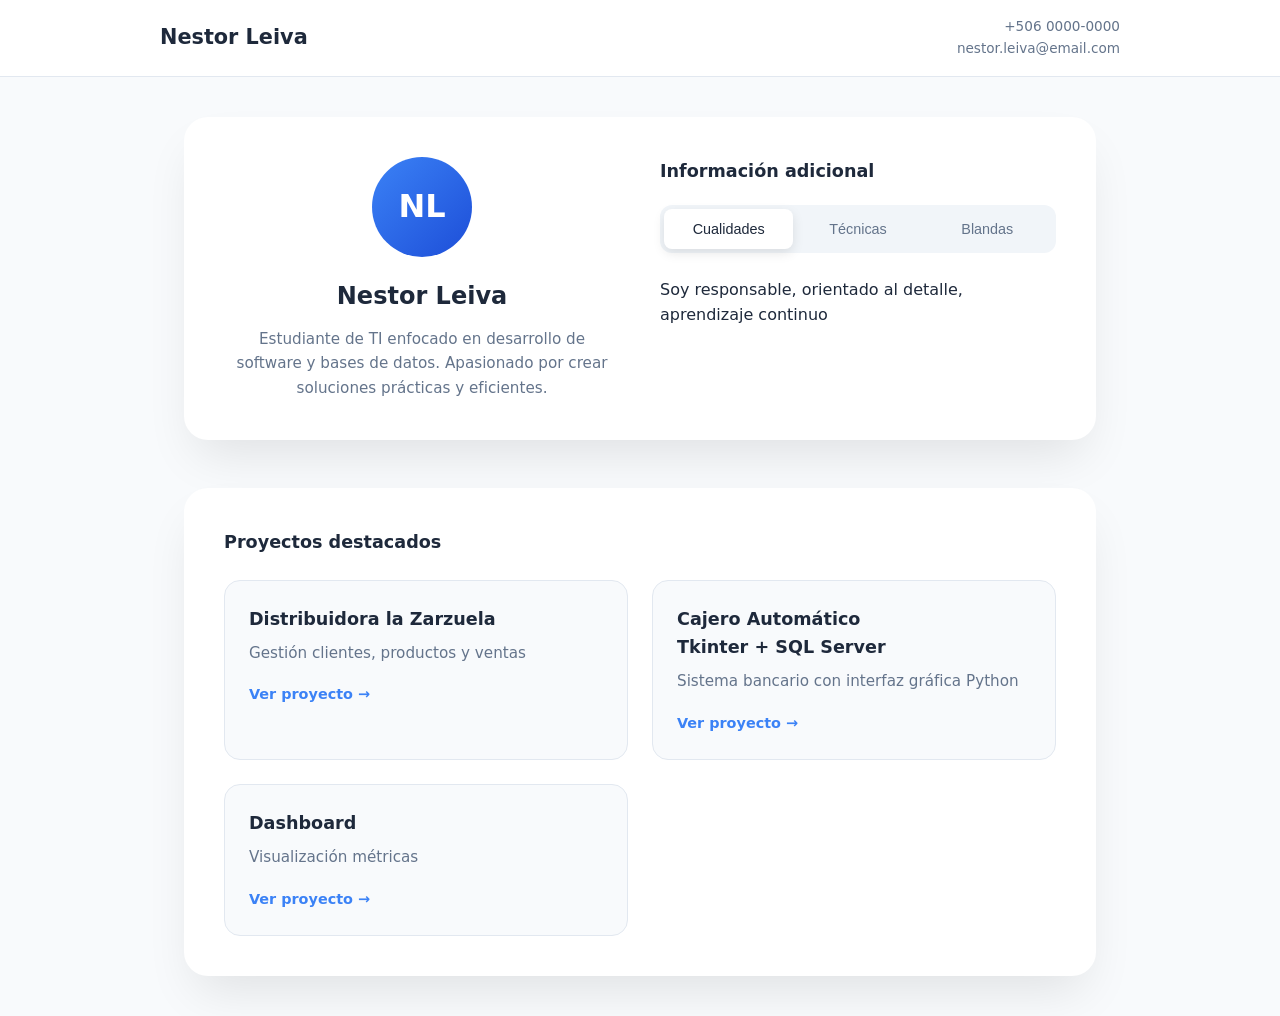
<file: index.html>
<!DOCTYPE html>
<html lang="es">

<!-- HEAD -->

<head>
    <meta charset="UTF-8"> <!-- Codificación UTF-8 -->
    <meta name="viewport" content="width=device-width, initial-scale=1.0"> <!-- Responsive -->
    <title>Nestor Leiva - Portafolio</title>
    <link rel="stylesheet" href="estilos.css"> <!-- Estilos CSS -->
</head>

<!-- BODY -->

<body>
    <!-- HEADER FIJO -->
    <header class="header">
        <div class="header-content">
            <h1>Nestor Leiva</h1> <!-- Nombre principal -->

            <!-- CONTACTO -->
            <div class="contact-info">
                <p>+506 0000-0000</p> <!-- Teléfono -->
                <p>nestor.leiva@email.com</p> <!-- Email -->
            </div>
        </div>
    </header>

    <!-- MAIN -->
    <main class="main-wrapper">

        <!-- CARD PERFIL -->
        <div class="card">

            <!-- AVATAR IZQUIERDO -->
            <div class="profile-section">
                <div class="avatar">NL</div> <!-- Iniciales perfil -->
                <h2 class="name">Nestor Leiva</h2> <!-- Nombre completo -->

                <!-- BIO -->
                <p class="bio">
                    Estudiante de TI enfocado en desarrollo de software y bases de datos.
                    Apasionado por crear soluciones prácticas y eficientes.
                </p>
            </div>

            <!-- HABILIDADES DERECHA -->
            <div class="content-section">
                <div class="section-title">Información adicional</div>

                <!-- BOTONES TABS -->
                <div class="tabs">
                    <button class="tab-btn active" data-section="cualidades">Cualidades</button>
                    <button class="tab-btn" data-section="tecnicas">Técnicas</button>
                    <button class="tab-btn" data-section="blandas">Blandas</button>
                </div>

                <!-- TAB 1 - CUALIDADES -->
                <div id="cualidades" class="tab-content active">
                    <p>Soy responsable, orientado al detalle, aprendizaje continuo</p>
                </div>

                <!-- TAB 2 - TÉCNICAS -->
                <div id="tecnicas" class="tab-content">
                    <ul class="skills-list">
                        <li><strong>Lenguajes:</strong> Java, Python, C#, JavaScript</li>
                        <li><strong>Bases de datos:</strong> MySQL, SQL Server</li>
                        <li><strong>Herramientas:</strong> Visual Studio, VS Code, Git</li>
                        <li><strong>Web:</strong> HTML, CSS, JavaScript básico</li>
                    </ul>
                </div>

                <!-- TAB 3 - BLANDAS -->
                <div id="blandas" class="tab-content">
                    <ul class="skills-list">
                        <li>Trabajo en equipo</li>
                        <li>Comunicación clara</li>
                        <li>Gestión del tiempo</li>
                        <li>Resolución problemas</li>
                    </ul>
                </div>
            </div>
        </div>

        <!-- PROYECTOS -->
        <div class="projects-section">
            <div class="section-title">Proyectos destacados</div>

            <!-- GRID 3 PROYECTOS -->
            <div class="projects-grid">

                <!-- PROYECTO 1 -->
                <div class="project-card">
                    <h3>Distribuidora la Zarzuela</h3>
                    <p>Gestión clientes, productos y ventas</p>
                    <a href="proyecto1.html" class="project-link">Ver proyecto →</a>
                </div>

                <!-- PROYECTO 2 -->
                <div class="project-card">
                    <h3>Cajero Automático<br>Tkinter + SQL Server</h3>
                    <p>Sistema bancario con interfaz gráfica Python</p>
                    <a href="proyecto2.html" class="project-link">Ver proyecto →</a>
                </div>

                <!-- PROYECTO 3 -->
                <div class="project-card">
                    <h3>Dashboard</h3>
                    <p>Visualización métricas</p>
                    <a href="proyecto3.html" class="project-link">Ver proyecto →</a>
                </div>

            </div>
        </div>
    </main>

    <!-- JAVASCRIPT -->
    <script src="script.js"></script>
</body>

</html>
</file>
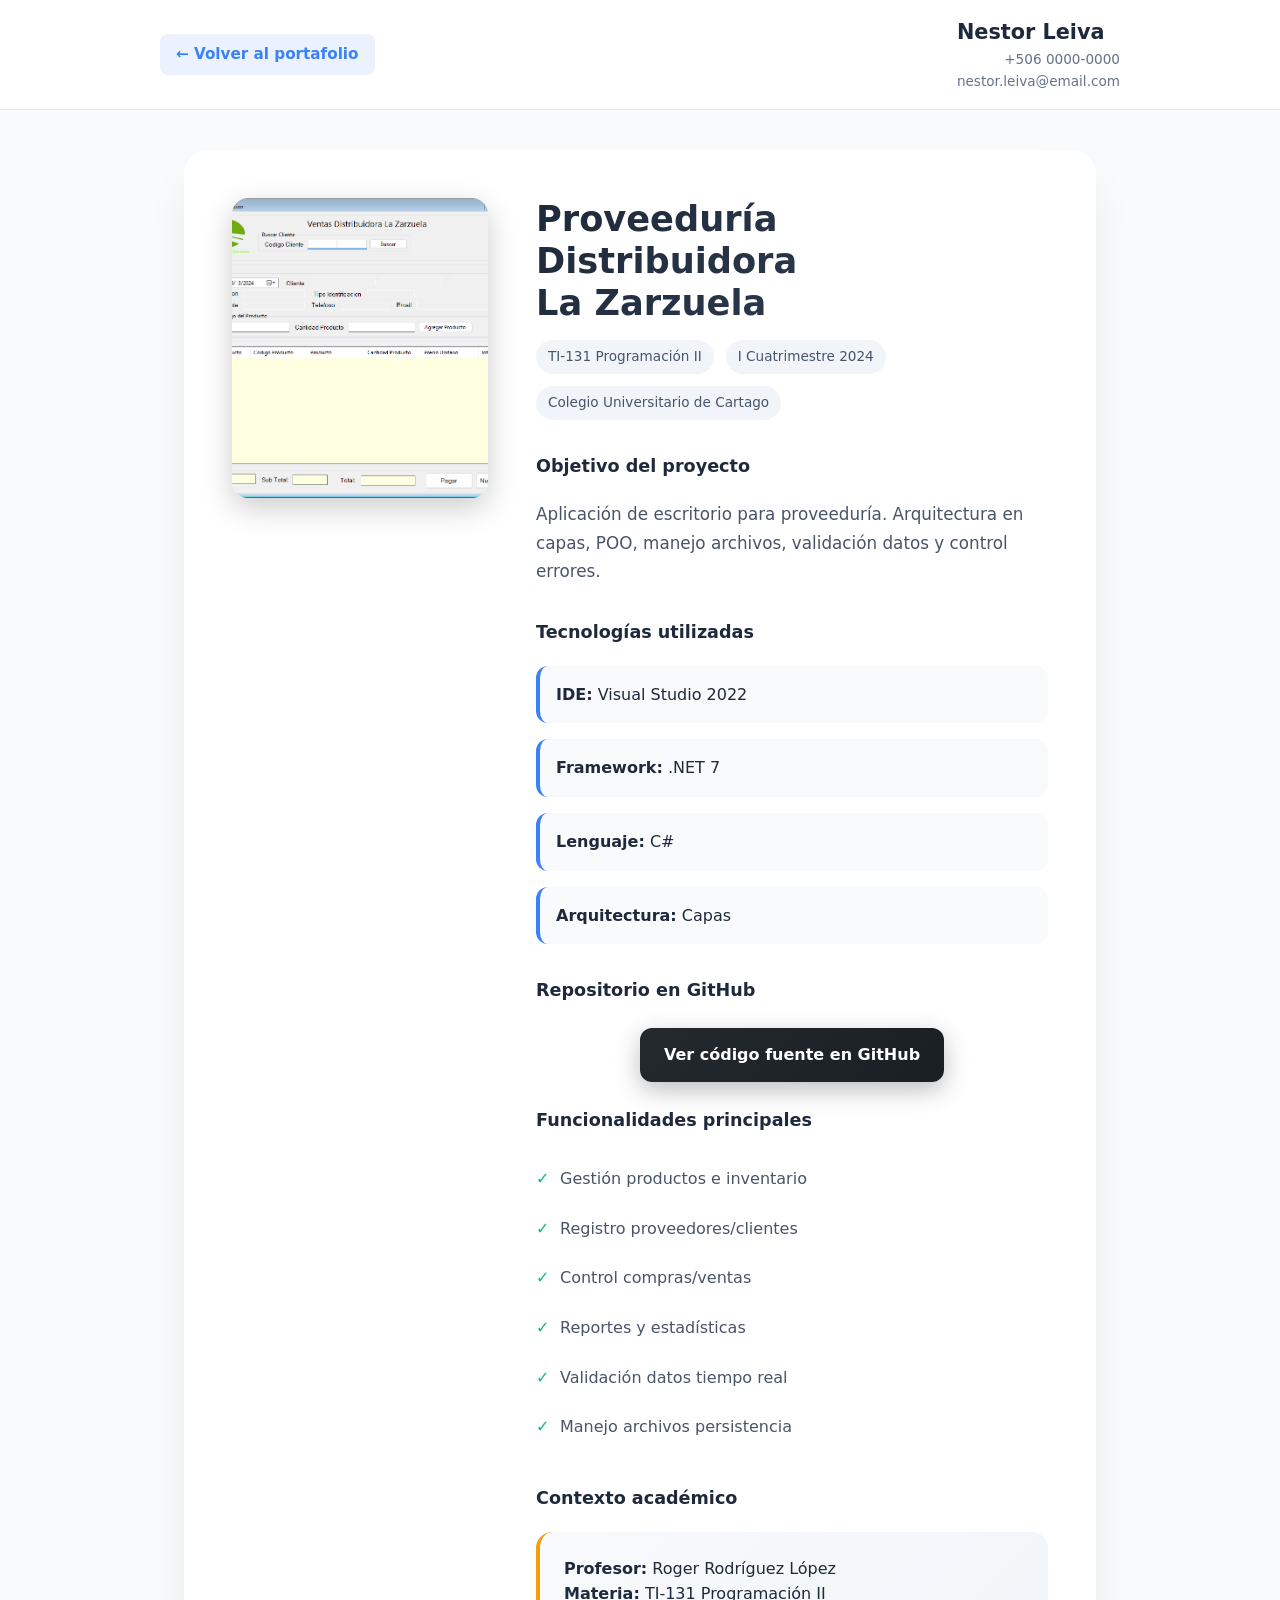
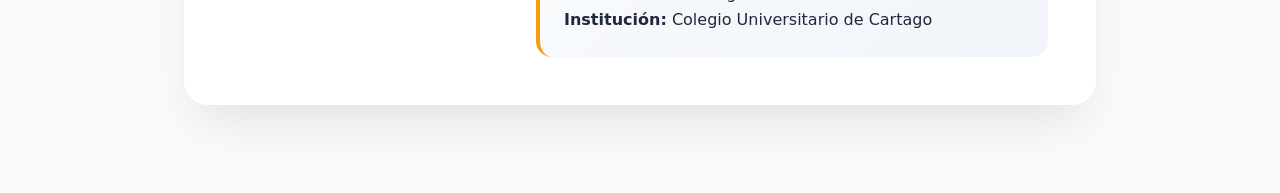
<file: proyecto1.html>
<!DOCTYPE html>
<html lang="es">

<!-- HEAD -->

<head>
    <meta charset="UTF-8"> <!-- Codificación caracteres -->
    <meta name="viewport" content="width=device-width, initial-scale=1.0"> <!-- Mobile responsive -->
    <title>Proveeduría La Zarzuela - Nestor Leiva</title>
    <link rel="stylesheet" href="estilos.css"> <!-- Estilos externos -->
</head>

<!-- BODY -->

<body>
    <!-- HEADER -->
    <header class="header">
        <div class="header-content">
            <!-- BOTÓN VOLVER -->
            <div class="header-nav">
                <a href="index.html" class="back-btn">← Volver al portafolio</a>
            </div>

            <!-- INFO PERSONAL -->
            <div>
                <h1>Nestor Leiva</h1> <!-- Nombre principal -->
                <div class="contact-info"> <!-- Contacto -->
                    <p>+506 0000-0000</p> <!-- Teléfono -->
                    <p>nestor.leiva@email.com</p> <!-- Email -->
                </div>
            </div>
        </div>
    </header>

    <!-- MAIN -->
    <main class="main-wrapper">
        <!-- CARD PROYECTO -->
        <div class="project-detail-card">

            <!-- IMAGEN PRINCIPAL -->
            <div class="project-image-section">
                <div class="project-image-placeholder">
                    <img src="zarzuela-captura.png" alt="Proveeduría La Zarzuela" class="project-image">
                </div>
            </div>

            <!-- CONTENIDO -->
            <div class="project-details">

                <!-- TÍTULO -->
                <h1 class="project-title">Proveeduría Distribuidora<br>La Zarzuela</h1>

                <!-- META INFO -->
                <div class="project-meta">
                    <span class="meta-item">TI-131 Programación II</span> <!-- Materia -->
                    <span class="meta-item">I Cuatrimestre 2024</span> <!-- Periodo -->
                    <span class="meta-item">Colegio Universitario de Cartago</span> <!-- Institución -->
                </div>

                <!-- OBJETIVO -->
                <div class="section-title">Objetivo del proyecto</div>
                <p class="project-description">
                    Aplicación de escritorio para proveeduría. Arquitectura en capas, POO,
                    manejo archivos, validación datos y control errores.
                </p>

                <!-- TECNOLOGÍAS -->
                <div class="section-title">Tecnologías utilizadas</div>
                <div class="tech-stack">
                    <div class="tech-item"><strong>IDE:</strong> Visual Studio 2022</div>
                    <div class="tech-item"><strong>Framework:</strong> .NET 7</div>
                    <div class="tech-item"><strong>Lenguaje:</strong> C#</div>
                    <div class="tech-item"><strong>Arquitectura:</strong> Capas</div>
                </div>

                <!-- GITHUB -->
                <div class="section-title">Repositorio en GitHub</div>
                <div class="github-link">
                    <a href="https://github.com/NestorLeiva/ProyectoProveeduriaDistribuidoraLaZarzuela" target="_blank"
                        class="github-btn"> Ver código fuente en GitHub </a>
                </div>

                <!-- FUNCIONALIDADES -->
                <div class="section-title">Funcionalidades principales</div>
                <ul class="features-list">
                    <li>Gestión productos e inventario</li>
                    <li>Registro proveedores/clientes</li>
                    <li>Control compras/ventas</li>
                    <li>Reportes y estadísticas</li>
                    <li>Validación datos tiempo real</li>
                    <li>Manejo archivos persistencia</li>
                </ul>

                <!-- ACADÉMICO -->
                <div class="section-title">Contexto académico</div>
                <div class="academic-info">
                    <p>
                        <strong>Profesor:</strong> Roger Rodríguez López<br>
                        <strong>Materia:</strong> TI-131 Programación II<br>
                        <strong>Institución:</strong> Colegio Universitario de Cartago
                    </p>
                </div>

            </div>
        </div>
    </main>

    <!-- JAVASCRIPT -->
    <script src="script.js"></script>
</body>

</html>
</file>
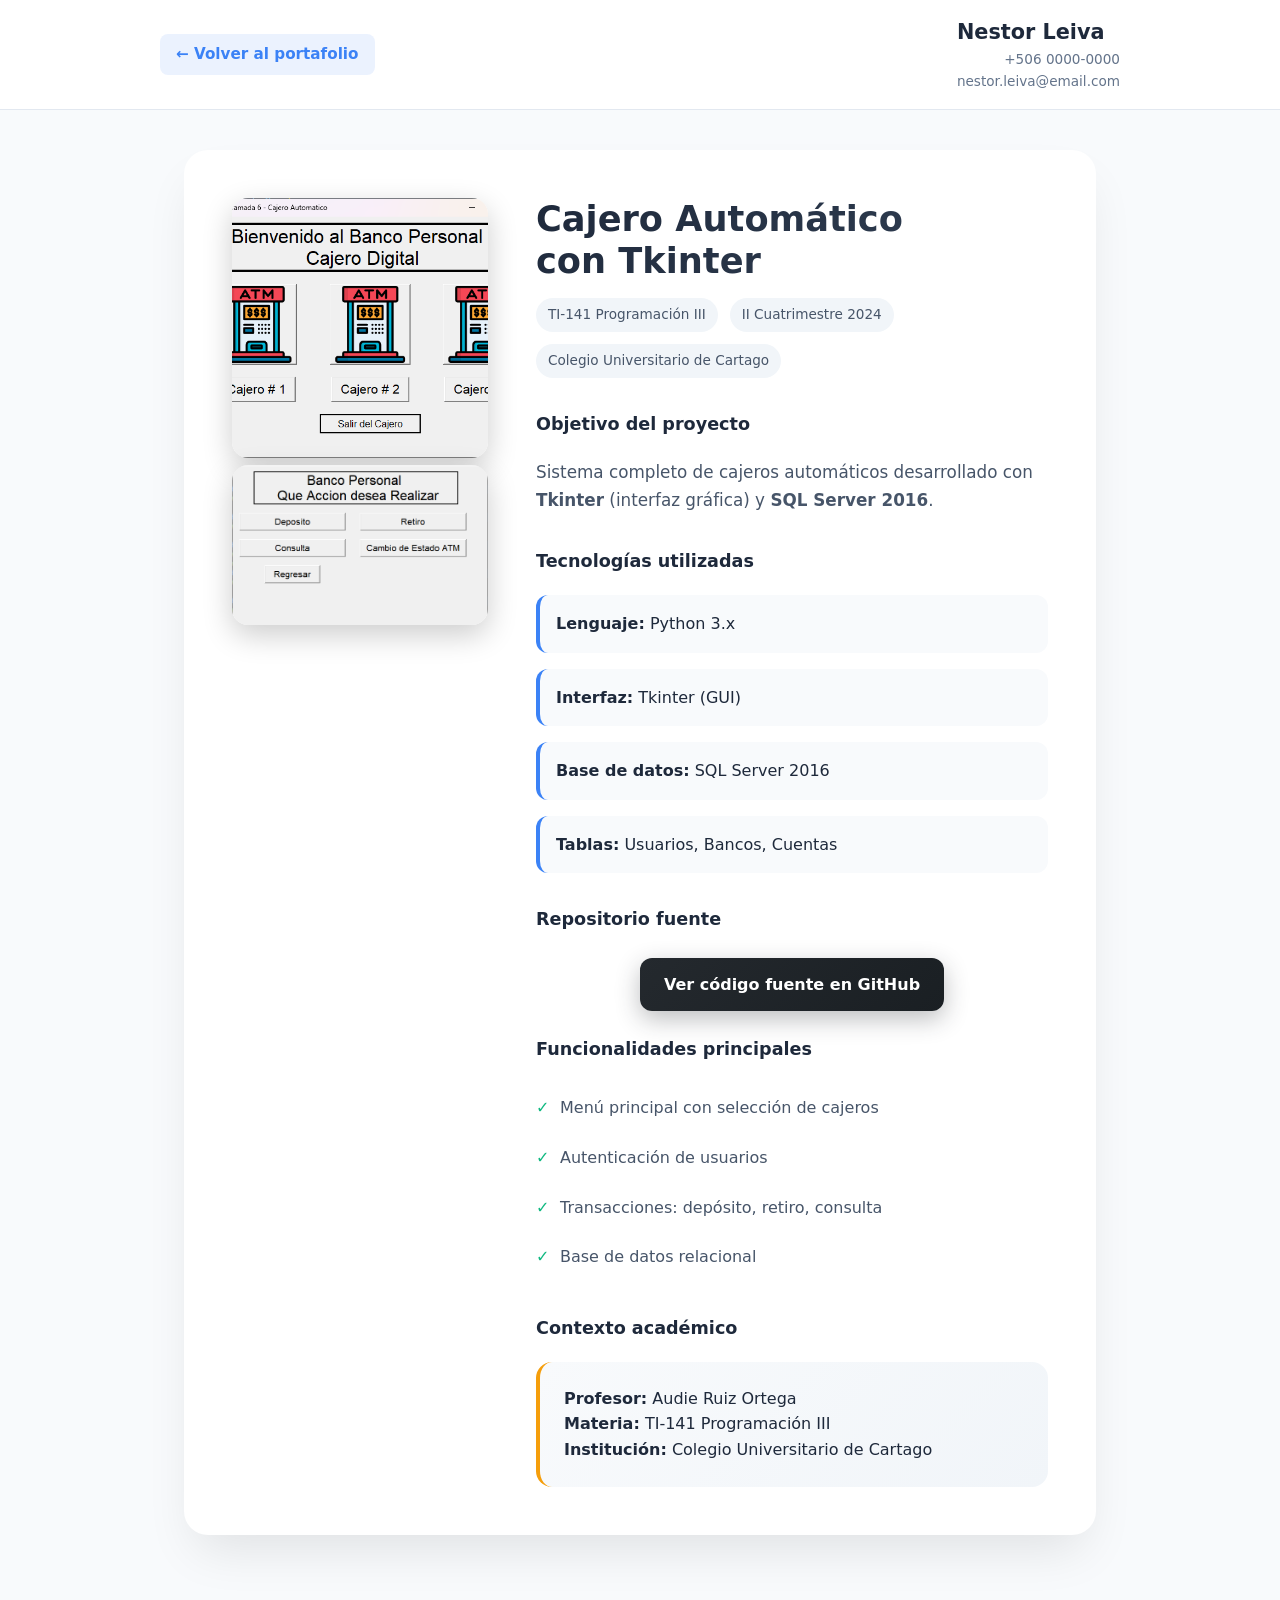
<file: proyecto2.html>
<!DOCTYPE html>
<html lang="es">

<!-- HEAD -->

<head>
    <meta charset="UTF-8"> <!-- Codificación UTF-8 -->
    <meta name="viewport" content="width=device-width, initial-scale=1.0"> <!-- Responsive -->
    <title>Cajero Automático Tkinter - Nestor Leiva</title>
    <link rel="stylesheet" href="estilos.css"> <!-- CSS Externo -->
</head>

<!-- BODY -->

<body>
    <!-- HEADER -->
    <header class="header">
        <div class="header-content">
            <!-- BOTÓN VOLVER -->
            <div class="header-nav">
                <a href="index.html" class="back-btn">← Volver al portafolio</a>
            </div>

            <!-- NOMBRE + CONTACTO -->
            <div>
                <h1>Nestor Leiva</h1>
                <div class="contact-info">
                    <p>+506 0000-0000</p> <!-- Teléfono -->
                    <p>nestor.leiva@email.com</p> <!-- Email -->
                </div>
            </div>
        </div>
    </header>

    <!-- MAIN -->
    <main class="main-wrapper">
        <!-- CARD PROYECTO -->
        <div class="project-detail-card">

            <!-- IMÁGENES -->
            <div class="project-image-section">
                <div class="images-gallery">

                    <!-- IMAGEN 1 -->
                    <div class="gallery-item">
                        <img src="cajero-menu.png" alt="Menú principal cajeros" class="gallery-image">
                    </div>

                    <!-- IMAGEN 2 -->
                    <div class="gallery-item">
                        <img src="cajero-transaccion.png" alt="Operación cajero" class="gallery-image">
                    </div>

                </div>
            </div>

            <!-- DETALLES -->
            <div class="project-details">

                <!-- TÍTULO -->
                <h1 class="project-title">Cajero Automático<br>con Tkinter</h1>

                <!-- META -->
                <div class="project-meta">
                    <span class="meta-item">TI-141 Programación III</span>
                    <span class="meta-item">II Cuatrimestre 2024</span>
                    <span class="meta-item">Colegio Universitario de Cartago</span>
                </div>

                <!-- OBJETIVO -->
                <div class="section-title">Objetivo del proyecto</div>
                <p class="project-description">
                    Sistema completo de cajeros automáticos desarrollado con <strong>Tkinter</strong>
                    (interfaz gráfica) y <strong>SQL Server 2016</strong>.
                </p>

                <!-- TECNOLOGÍAS -->
                <div class="section-title">Tecnologías utilizadas</div>
                <div class="tech-stack">
                    <div class="tech-item"><strong>Lenguaje:</strong> Python 3.x</div>
                    <div class="tech-item"><strong>Interfaz:</strong> Tkinter (GUI)</div>
                    <div class="tech-item"><strong>Base de datos:</strong> SQL Server 2016</div>
                    <div class="tech-item"><strong>Tablas:</strong> Usuarios, Bancos, Cuentas</div>
                </div>

                <!-- GITHUB -->
                <div class="section-title">Repositorio fuente</div>
                <div class="github-link">
                    <a href="https://github.com/NestorLeiva/TareasPython" target="_blank" class="github-btn"> Ver código fuente en GitHub
                    </a>
                </div>

                <!-- FEATURES -->
                <div class="section-title">Funcionalidades principales</div>
                <ul class="features-list">
                    <li>Menú principal con selección de cajeros</li>
                    <li>Autenticación de usuarios</li>
                    <li>Transacciones: depósito, retiro, consulta</li>
                    <li>Base de datos relacional</li>
                </ul>

                <!-- ACADÉMICO -->
                <div class="section-title">Contexto académico</div>
                <div class="academic-info">
                    <p>
                        <strong>Profesor:</strong> Audie Ruiz Ortega<br>
                        <strong>Materia:</strong> TI-141 Programación III<br>
                        <strong>Institución:</strong> Colegio Universitario de Cartago
                    </p>
                </div>

            </div>
        </div>
    </main>

    <!-- SCRIPT -->
    <script src="script.js"></script>
</body>

</html>
</file>
<file: estilos.css>
/* RESET */
* {
  margin: 0;           /* Márgenes cero */
  padding: 0;          /* Padding cero */
  box-sizing: border-box; /* Incluye border/padding */
}

/* BODY */
body {
  font-family: system-ui, sans-serif; /* Fuente moderna */
  background: #f8fafc;  /* Fondo gris claro */
  color: #1e293b;       /* Texto gris oscuro */
  line-height: 1.6;     /* Espaciado líneas */
}

/* HEADER */
.header {
  position: sticky;     /* Fijo arriba scroll */
  top: 0;
  z-index: 100;         /* Siempre visible */
  background: rgba(255,255,255,0.95); /* Blanco transparente */
  backdrop-filter: blur(20px); /* Efecto cristal */
  border-bottom: 1px solid #e2e8f0; /* Borde sutil */
  padding: 16px 24px;   /* Espaciado interno */
}

/* HEADER CONTENT */
.header-content {
  max-width: 960px;     /* Ancho máximo */
  margin: 0 auto;       /* Centrado */
  display: flex;        /* Flex horizontal */
  justify-content: space-between; /* Espaciado extremos */
  align-items: center;  /* Vertical centrado */
}

/* TÍTULO HEADER */
.header h1 {
  font-size: 1.3rem;    /* Tamaño título */
  font-weight: 700;     /* Negrita */
  color: #1e293b;       /* Color principal */
}

/* CONTACTO */
.contact-info p {
  font-size: 0.85rem;   /* Texto pequeño */
  color: #64748b;       /* Gris claro */
  margin: 0;            /* Sin margen */
  text-align: right;    /* Alineado derecha */
}

/* MAIN */
.main-wrapper {
  max-width: 960px;     /* Ancho máximo */
  margin: 0 auto;       /* Centrado */
  padding: 40px 24px;   /* Espaciado generoso */
}

/* CARD PRINCIPAL */
.card {
  background: #ffffff;  /* Fondo blanco */
  border-radius: 24px;  /* Esquinas redondeadas */
  padding: 40px;        /* Espacio interno */
  box-shadow: 0 25px 50px -12px rgba(0,0,0,0.1); /* Sombra suave */
  display: grid;        /* Layout grid */
  grid-template-columns: 1fr 1fr; /* 2 columnas */
  gap: 40px;            /* Espacio columnas */
  margin-bottom: 48px;  /* Separación abajo */
}

/* PERFIL */
.profile-section {
  text-align: center;   /* Centrado */
}

/* AVATAR */
.avatar {
  width: 100px;         /* Tamaño fijo */
  height: 100px;
  border-radius: 50%;   /* Círculo */
  background: linear-gradient(135deg, #3b82f6, #1d4ed8); /* Gradiente */
  color: white;
  display: flex;
  align-items: center;
  justify-content: center;
  font-size: 2rem;      /* Letra grande */
  font-weight: 700;
  margin: 0 auto 20px;  /* Centrado + margen abajo */
}

/* NOMBRE */
.name {
  font-size: 1.5rem;    /* Tamaño grande */
  font-weight: 700;     /* Negrita */
  margin-bottom: 12px;  /* Espacio abajo */
  color: #1e293b;
}

/* BIO */
.bio {
  color: #64748b;       /* Gris claro */
  font-size: 0.95rem;   /* Tamaño mediano */
}

/* TÍTULOS SECCIONES */
.section-title {
  font-size: 1.1rem;    /* Tamaño título */
  font-weight: 700;     /* Negrita */
  margin-bottom: 20px;  /* Espacio abajo */
  color: #1e293b;
}

/* TABS */
.tabs {
  display: flex;        /* Horizontal */
  background: #f1f5f9;  /* Gris claro */
  border-radius: 12px;  /* Redondeado */
  padding: 4px;         /* Separador interno */
  margin-bottom: 24px;  /* Espacio abajo */
}

/* BOTONES TABS */
.tab-btn {
  flex: 1;              /* Mismo ancho */
  border: none;
  background: transparent;
  padding: 12px 8px;    /* Espaciado */
  border-radius: 8px;
  font-size: 0.9rem;
  cursor: pointer;      /* Mano click */
  color: #64748b;       /* Gris */
  font-weight: 500;
  transition: all 0.2s; /* Animación suave */
}

/* TAB ACTIVO */
.tab-btn.active,
.tab-btn:hover {
  background: #ffffff;  /* Blanco activo */
  color: #1e293b;
  box-shadow: 0 4px 12px rgba(0,0,0,0.1); /* Sombra */
}

/* CONTENIDO TAB */
.tab-content {
  display: none;        /* Oculto por defecto */
}

.tab-content.active {
  display: block;       /* Visible */
}

/* LISTA HABILIDADES */
.skills-list {
  list-style: none;     /* Sin bullets */
}

.skills-list li {
  padding: 8px 0;       /* Espaciado vertical */
  color: #475569;
}

.skills-list li strong {
  color: #1e293b;       /* Negrita coloreada */
}

/* SECCIÓN PROYECTOS */
.projects-section {
  background: #ffffff;
  border-radius: 24px;
  padding: 40px;
  box-shadow: 0 25px 50px -12px rgba(0,0,0,0.1);
}

/* GRID PROYECTOS */
.projects-grid {
  display: grid;
  grid-template-columns: repeat(auto-fit, minmax(280px, 1fr)); /* Responsive */
  gap: 24px;
  margin-top: 24px;
}

/* TARJETAS PROYECTOS */
.project-card {
  padding: 24px;
  border-radius: 16px;
  background: #f8fafc;  /* Gris claro */
  border: 1px solid #e2e8f0;
  transition: all 0.2s; /* Hover suave */
}

.project-card:hover {
  transform: translateY(-4px); /* Elevación */
  box-shadow: 0 20px 40px rgba(0,0,0,0.1);
}

/* TÍTULOS PROYECTOS */
.project-card h3 {
  font-size: 1.1rem;
  font-weight: 700;
  margin-bottom: 8px;
  color: #1e293b;
}

.project-card p {
  color: #64748b;
  margin-bottom: 16px;
  font-size: 0.95rem;
}

/* LINK PROYECTOS */
.project-link {
  display: inline-flex;
  align-items: center;
  gap: 8px;
  color: #3b82f6;       /* Azul */
  text-decoration: none;
  font-weight: 600;
  font-size: 0.9rem;
}

.project-link:hover {
  color: #1d4ed8;       /* Azul oscuro */
}

/* CARD PROYECTO DETALLE */
.project-detail-card {
  background: #ffffff;
  border-radius: 24px;
  padding: 48px;
  box-shadow: 0 25px 50px -12px rgba(0,0,0,0.1);
  display: grid;
  grid-template-columns: 1fr 2fr; /* IMG | TEXTO */
  gap: 48px;
  margin-bottom: 48px;
}

/* SECCIÓN IMÁGENES */
.project-image-section {
  display: flex;
  flex-direction: column;
  align-items: center;
  gap: 40px;            /* Espacio entre imágenes */
  height: 480px;
}

/* IMAGEN 1 */
.gallery-item:nth-child(1) .gallery-image { 
  height: 260px;        /* Más grande arriba */
}

/* IMAGEN 2 */
.gallery-item:nth-child(2) .gallery-image { 
  height: 160px;        /* Pequeña abajo */
}

/* ESTILO IMAGENES */
.gallery-image {
  width: 100%;
  height: 200px;        /* Base */
  object-fit: cover;    /* Mantiene proporción */
  border-radius: 16px;
  box-shadow: 0 10px 30px rgba(0,0,0,0.2);
}

/* LABEL IMAGENES */
.gallery-item small {
  margin-top: 8px;
  font-size: 0.85rem;
  color: #64748b;
  text-align: center;
}

/* TÍTULO PROYECTO */
.project-title {
  font-size: 2.2rem;
  font-weight: 800;
  line-height: 1.2;
  margin-bottom: 16px;
  background: linear-gradient(135deg, #1e293b, #334155);
  -webkit-background-clip: text;
  -webkit-text-fill-color: transparent;
  background-clip: text;
}

/* META PROYECTO */
.project-meta {
  display: flex;
  flex-wrap: wrap;
  gap: 12px;
  margin-bottom: 32px;
}

.meta-item {
  background: #f1f5f9;
  padding: 6px 12px;
  border-radius: 20px;
  font-size: 0.85rem;
  font-weight: 500;
  color: #475569;
}

/* DESCRIPCIÓN */
.project-description {
  font-size: 1.05rem;
  line-height: 1.7;
  color: #475569;
  margin-bottom: 32px;
}

/* TECH STACK */
.tech-stack {
  display: grid;
  grid-template-columns: repeat(auto-fit, minmax(250px, 1fr));
  gap: 16px;
  margin-bottom: 32px;
}

.tech-item {
  background: #f8fafc;
  padding: 16px;
  border-radius: 12px;
  border-left: 4px solid #3b82f6; /* Línea azul */
}

/* LISTA FEATURES */
.features-list {
  list-style: none;
  margin-bottom: 32px;
}

.features-list li {
  padding: 12px 0;
  padding-left: 24px;
  position: relative;
  color: #475569;
}

.features-list li::before {
  content: "✓";         /* Checkmark */
  position: absolute;
  left: 0;
  color: #10b981;       /* Verde */
  font-weight: bold;
}

/* CONTEXTO ACADÉMICO */
.academic-info {
  background: linear-gradient(135deg, #f8fafc, #f1f5f9);
  padding: 24px;
  border-radius: 16px;
  border-left: 4px solid #f59e0b; /* Línea naranja */
}

/* BOTÓN VOLVER */
.back-btn {
  display: inline-flex;
  align-items: center;
  gap: 8px;
  color: #3b82f6;
  text-decoration: none;
  font-weight: 600;
  font-size: 0.95rem;
  padding: 8px 16px;
  border-radius: 8px;
  background: rgba(59,130,246,0.1);
  transition: all 0.2s;
}

.back-btn:hover {
  background: rgba(59,130,246,0.2);
  color: #1d4ed8;
}

/* IMAGEN SINGLE */
.project-image {
  width: 100%;
  height: 300px;
  object-fit: cover;
  border-radius: 16px;
  box-shadow: 0 10px 30px rgba(0,0,0,0.2);
}

/* BOTÓN GITHUB */
.github-link {
  margin: 24px 0;
  text-align: center;
}

.github-btn {
  display: inline-flex;
  align-items: center;
  gap: 12px;
  padding: 14px 24px;
  background: linear-gradient(135deg, #24292e, #1a1f23); /* GitHub dark */
  color: white !important;
  text-decoration: none !important;
  border-radius: 12px;
  font-weight: 600;
  font-size: 1rem;
  transition: all 0.3s ease;
  box-shadow: 0 8px 25px rgba(36,41,46,0.3);
}

.github-btn:hover {
  transform: translateY(-2px); /* Elevación */
  box-shadow: 0 12px 35px rgba(36,41,46,0.4);
  background: linear-gradient(135deg, #2d363b, #21262d);
}

/* RESPONSIVE MAIN */
@media (max-width: 768px) {
  .header-content {
    flex-direction: column;
    gap: 8px;
    text-align: center;
  }

  .card {
    grid-template-columns: 1fr; /* 1 columna móvil */
    gap: 32px;
    padding: 32px 24px;
  }

  .main-wrapper,
  .projects-section {
    padding: 24px 16px;
  }

  .tabs {
    flex-direction: column;
  }

  .tab-btn {
    margin-bottom: 4px;
  }

  /* PROYECTOS MÓVIL */
  .project-detail-card {
    grid-template-columns: 1fr;
    gap: 32px;
    padding: 32px 24px;
  }
}
</file>
